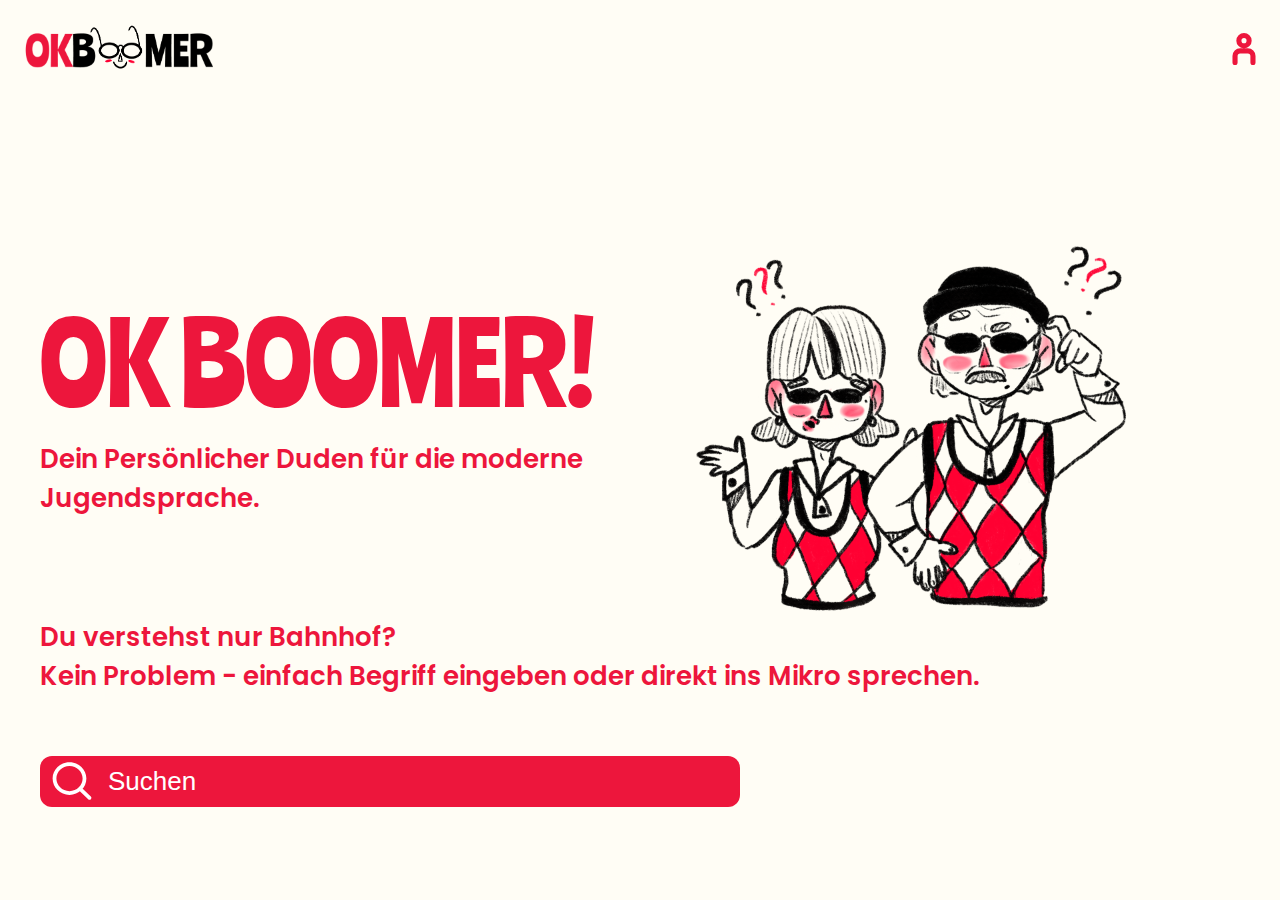
<file: index.html>
<html>

<head>
    <title>OkBoomer</title>
    <link rel="stylesheet" href="/styles/styles.css">
    <link rel="stylesheet" href="/styles/home.css">
    <link rel="preconnect" href="https://fonts.googleapis.com">
    <link rel="preconnect" href="https://fonts.gstatic.com" crossorigin>
    <link href="https://fonts.googleapis.com/css2?family=Ranchers&display=swap" rel="stylesheet">
    <link href="https://fonts.googleapis.com/css2?family=Poppins:wght@400;600&display=swap" rel="stylesheet">
</head>

<body>
    <div class="header">
        <a href="/">
            <img src="/images/logo.png" width="197" height="58">
        </a>
        <a href="/login.html">
            <img src="/images/account-icon.svg" width="32" height="32">
        </a>
    </div>
    <div class="container home">
        <h1 class="very-big-title">OK BOOMER!</h1>
        <div class="subtitle">Dein Persönlicher Duden für die moderne Jugendsprache.</div>
        <div class="homepage-illustration">
            <img src="/images/homepage.png" width="480" height="480">
        </div>
        <div class="subtitle2">Du verstehst nur Bahnhof? <br />
            Kein Problem - einfach Begriff eingeben oder direkt ins Mikro sprechen.</div>
        <div class="search-bar-container">
            <div class="search-bar">
                <img src="/images/Search.svg" width="40" height="40">
                <input type="search" id="search-input" placeholder="Suchen" autocomplete="off">
            </div>
        </div>
    </div>
</body>

</html>
</file>
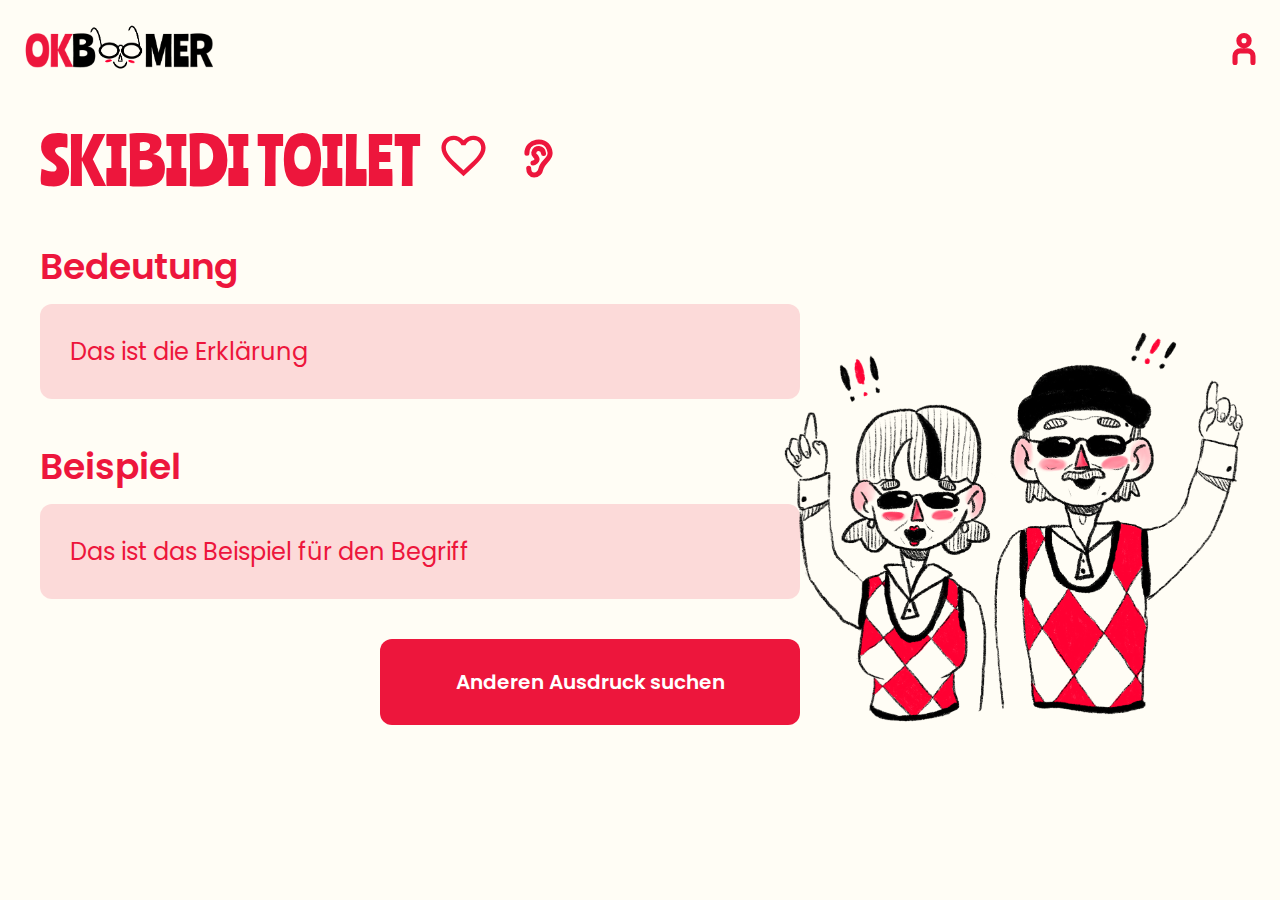
<file: begriff.html>
<html>

<head>
    <title>Begriff</title>
    <link rel="stylesheet" href="/styles/styles.css">
    <link rel="stylesheet" href="/styles/begriff.css">
    <link rel="preconnect" href="https://fonts.googleapis.com">
    <link rel="preconnect" href="https://fonts.gstatic.com" crossorigin>
    <link href="https://fonts.googleapis.com/css2?family=Ranchers&display=swap" rel="stylesheet">
    <link href="https://fonts.googleapis.com/css2?family=Poppins:wght@400;600&display=swap" rel="stylesheet">
</head>

<body>
    <div class="header">
        <a href="/">
            <img src="/images/logo.png" width="197" height="58">
        </a>
        <a href="/login.php">
            <img src="/images/account-icon.svg" width="32" height="32">
        </a>
    </div>
    <div class="container begriff-container">
        <div class="titel-container">
            <div class="big-title">Skibidi Toilet</div>
            <form method="POST" action="/begriff.php">
                <input type="hidden" name="id" value="<?php echo $phrase['id']; ?>">
                <button class="favorite-button" type="submit">
                    <img src="/images/Herzli.svg" width="53" height="53">
                </button>
            </form>
            <button class="audio-button" id="audioBtn" type="button" disabled>
                <img src="/images/ear.svg" width="53" height="53">
            </button>
        </div>
        <div class="title">Bedeutung</div>
        <div class="box">Das ist die Erklärung</div>
        <div class="title">Beispiel</div>
        <div class="box">Das ist das Beispiel für den Begriff</div>
        <img class="illustration" src="/images/begriff.png" width="491" height="491">
        <div class="gap-mit-button">
            <a href="/" class="button">Anderen Ausdruck suchen</a>
        </div>
    </div>
</body>

</html>
</file>
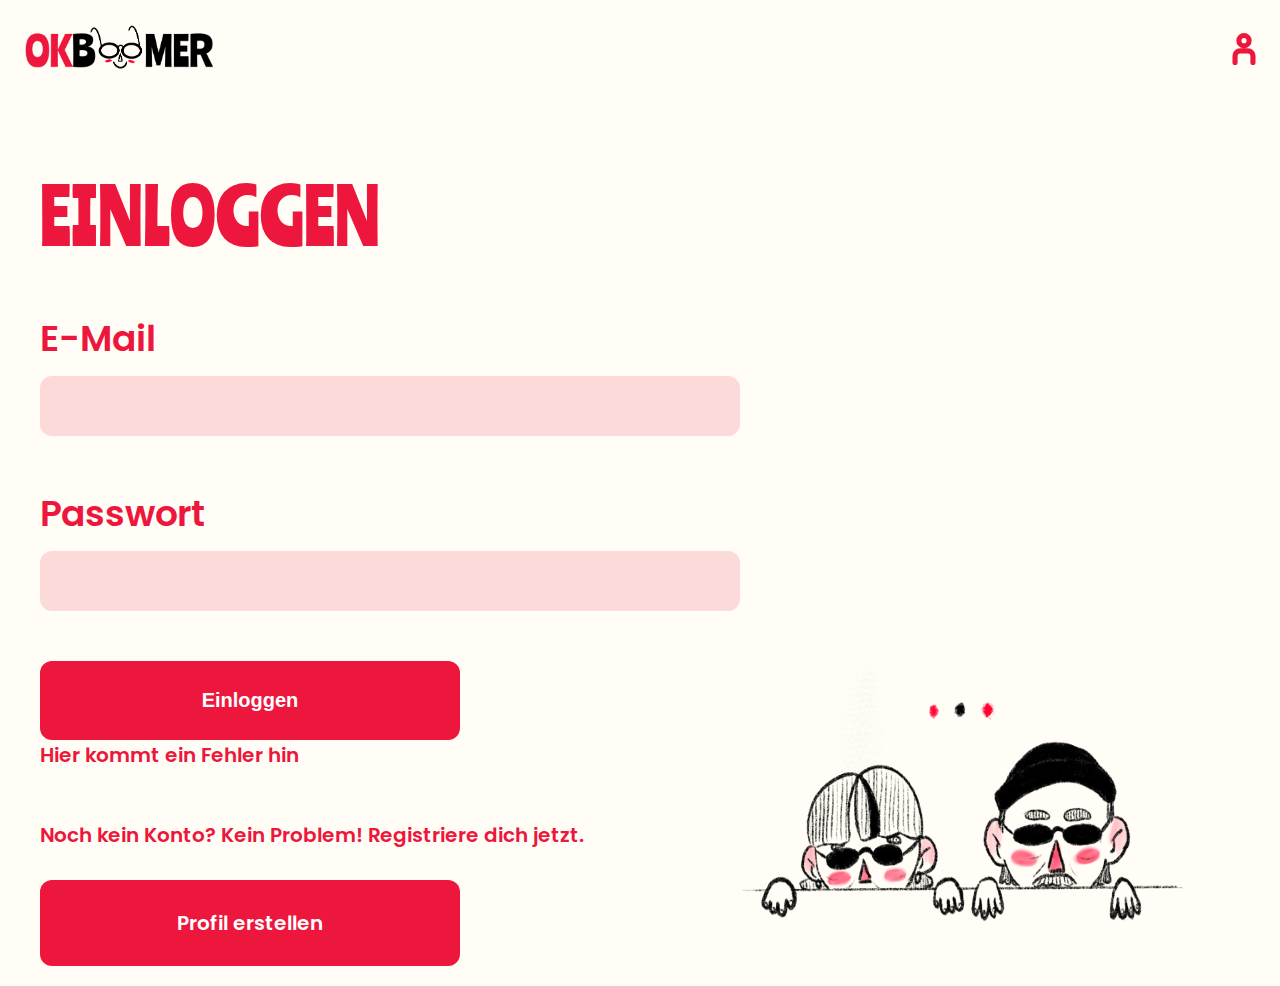
<file: login.html>
<html>

<head>
    <title>Begriff</title>
    <link rel="stylesheet" href="/styles/styles.css">
    <link rel="stylesheet" href="/styles/login.css">
    <link rel="preconnect" href="https://fonts.googleapis.com">
    <link rel="preconnect" href="https://fonts.gstatic.com" crossorigin>
    <link href="https://fonts.googleapis.com/css2?family=Ranchers&display=swap" rel="stylesheet">
    <link href="https://fonts.googleapis.com/css2?family=Poppins:wght@400;600&display=swap" rel="stylesheet">
</head>

<body>
    <div class="header">
        <a href="/">
            <img src="/images/logo.png" width="197" height="58">
        </a>
        <a href="/login.php">
            <img src="/images/account-icon.svg" width="32" height="32">
        </a>
    </div>
    <div class="container login-container">
        <h1 class="big-title">EINLOGGEN</h1>
        <form style="margin-bottom: 50px;">
            <div class="eingabefeld">
                <label for="email">E-Mail</label>
                <input type="email" name="email" required>
            </div>
            <div class="eingabefeld">
                <label for="password">Passwort</label>
                <input type="password" name="password" required>
            </div>
            <button class="button" type="submit">Einloggen</button>
            <div class="fehler">Hier kommt ein Fehler hin</div>
        </form>
        <div class="noch-kein-konto">Noch kein Konto? Kein Problem! Registriere dich jetzt.</div>
        <a class="button" href="/register.php">Profil erstellen</a>
        <img src="/images/eingloggen.png" height="566" width="566" class="login-illustration">
    </div>
</body>

</html>
</file>
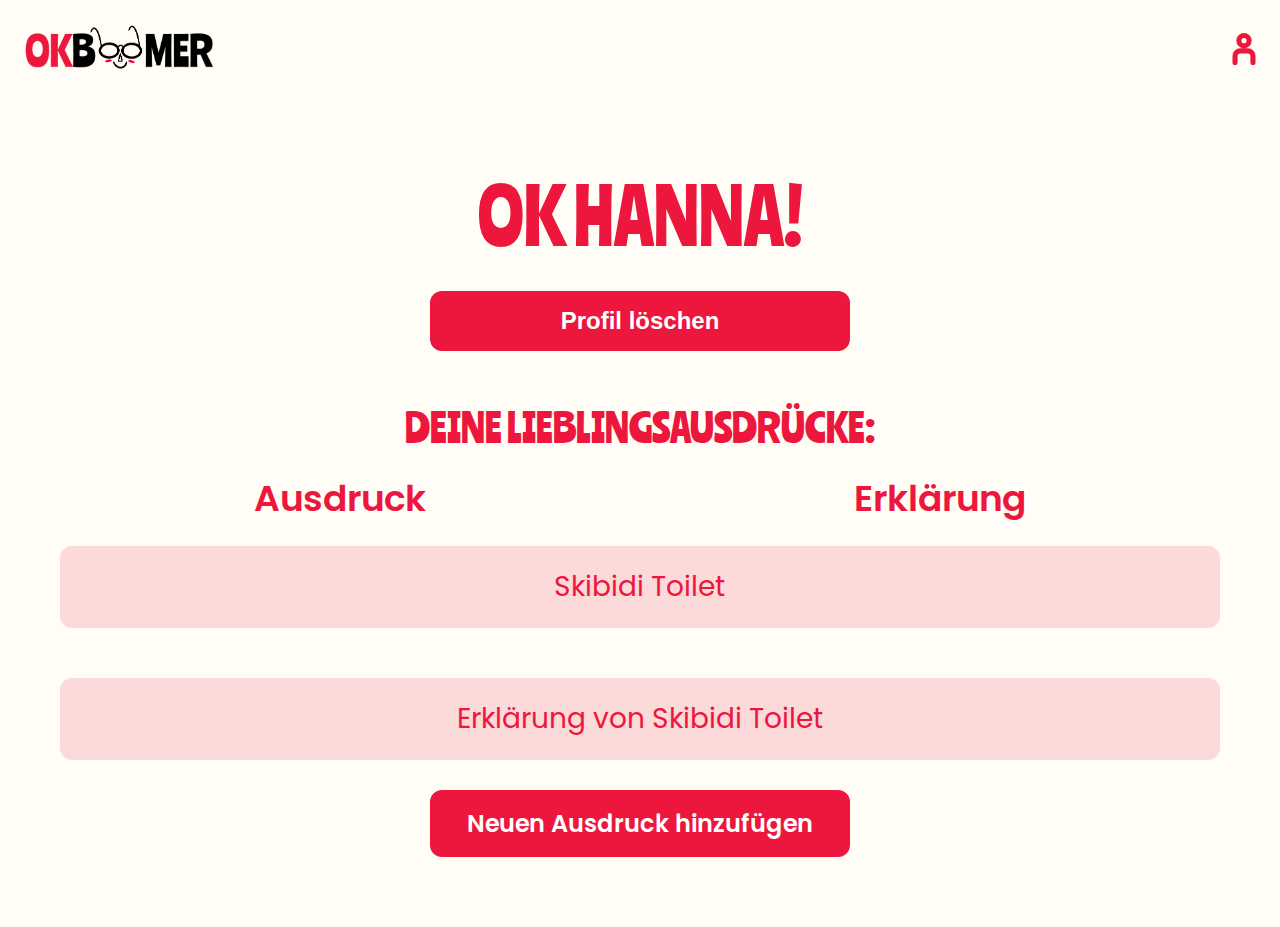
<file: profil.html>
<html>

<head>
    <title>Profil</title>
    <link rel="stylesheet" href="/styles/styles.css">
    <link rel="stylesheet" href="/styles/profil.css">
    <link rel="preconnect" href="https://fonts.googleapis.com">
    <link rel="preconnect" href="https://fonts.gstatic.com" crossorigin>
    <link href="https://fonts.googleapis.com/css2?family=Ranchers&display=swap" rel="stylesheet">
    <link href="https://fonts.googleapis.com/css2?family=Poppins:wght@400;600&display=swap" rel="stylesheet">
</head>

<body>
    <div class="header">
        <a href="/">
            <img src="/images/logo.png" width="197" height="58">
        </a>
        <a href="/login.php">
            <img src="/images/account-icon.svg" width="32" height="32">
        </a>
    </div>
    <div class="container">
        <h1 class="zentriert-title">OK Hanna!</h1>
        <div class="button-zentriert">
            <button class="button">Profil löschen</button>
        </div>
        <div class="favorite-title">Deine Lieblingsausdrücke:</div>
        <div>
            <div class="favorite-list-header">
                <div>Ausdruck</div>
                <div>Erklärung</div>
            </div>
            <div class="favorite">
                <div>
                    Skibidi Toilet
                </div>
                <div>
                   Erklärung von Skibidi Toilet
                </div>
            </div>
        </div>
        <div class="button-zentriert">
            <a href="/" class="button">Neuen Ausdruck hinzufügen</a>
        </div>
    </div>
</body>

</html>
</file>
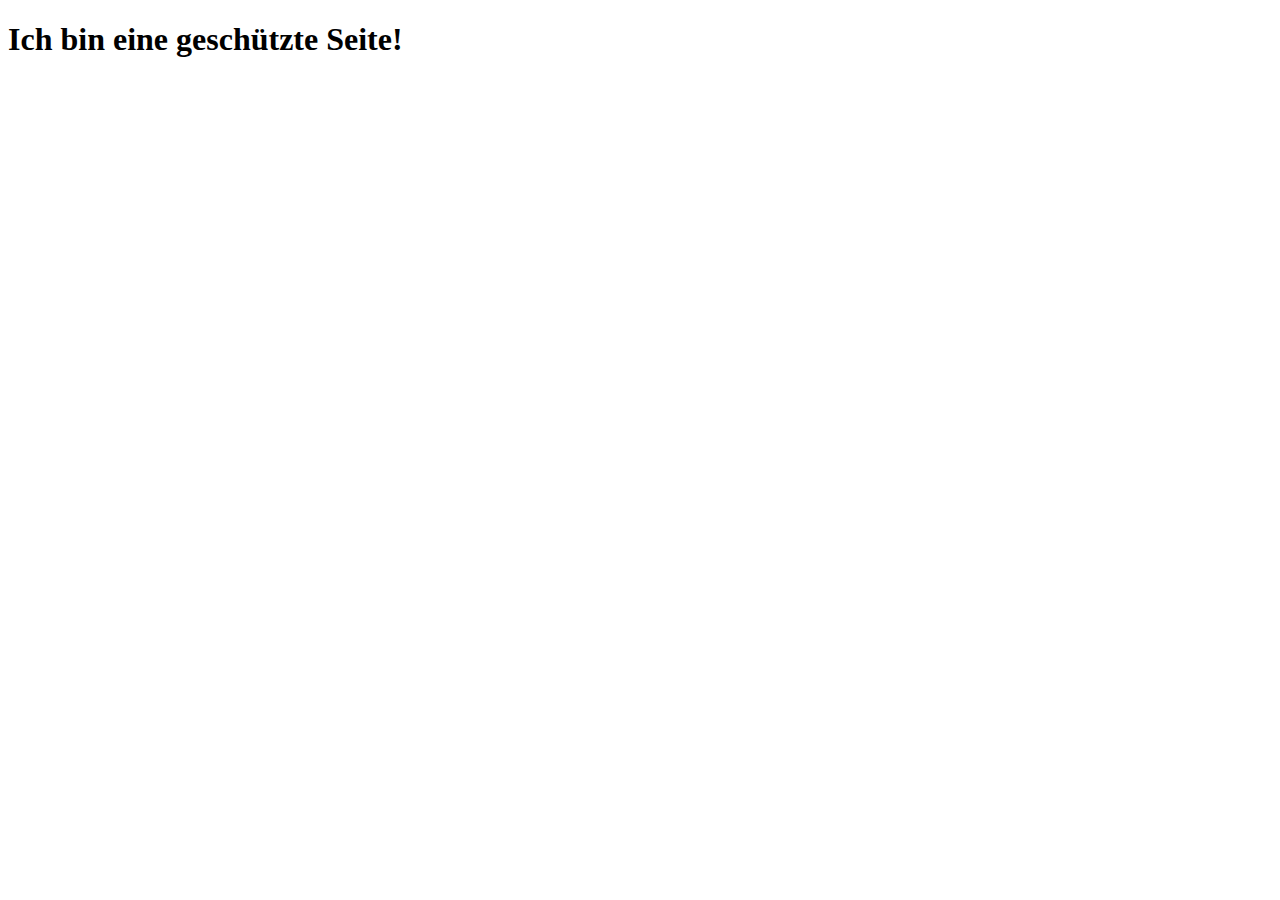
<file: protected.html>
<!DOCTYPE html>
<html lang="en">
  <head>
    <meta charset="UTF-8" />
    <meta name="viewport" content="width=device-width, initial-scale=1.0" />
    <title>Protected</title>
  </head>
  <body>
    <h1>Ich bin eine geschützte Seite!</h1>
   <script src="js/protected.js"></script>
  </body>
</html>
</file>
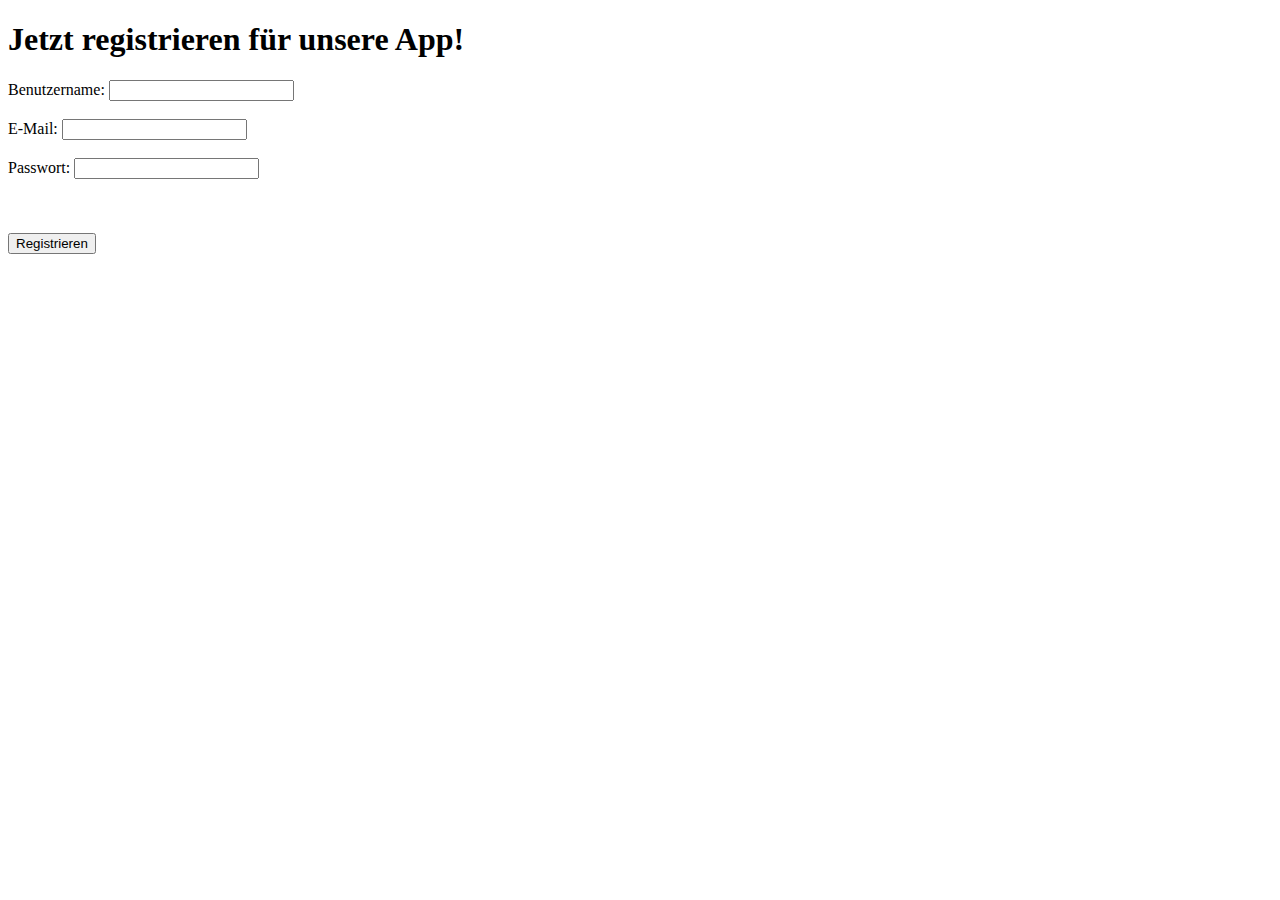
<file: register.html>
<!DOCTYPE html>
<html lang="en">
<head>
    <meta charset="UTF-8">
    <meta name="viewport" content="width=device-width, initial-scale=1.0">
    <title>Document</title>
</head>
<body>
    <body>
        <h1>Jetzt registrieren für unsere App!</h1>
        <form id="registerForm" action = "" > 
       <label for="username">Benutzername:</label>
        <input id="username" type="text" />
        <br>
        <br>
        <label for="email">E-Mail:</label>
        <input id="email" type="email" />
        <br>
        <br>
        <label for="password">Passwort:</label>
        <input id="password" type="password" />
        <br>   </br>
        <br>   </br>
        <button type="submit">Registrieren</button>

        </form>

        <script src="js/register.js"></script>
</body>
</html>
</file>
<file: styles/styles.css>
body {
    font-family: "Poppins", sans-serif;
    background-color: rgba(255, 253, 245, 1);
    margin: 0;
    padding: 0;
  }
  
  .container {
    max-width: 1200px;
    margin: 0 auto;
    padding: 20px;
  }
  
  .header {
    display: flex;
    justify-content: space-between;
    align-items: center;
    max-width: 1400px;
    margin: 0 auto;
    padding: 20px;
  }
  
  .button {
    background-color: rgba(237, 22, 60, 1);
    color: white;
    min-width: 420px;
    padding: 28px 40px;
    border: none;
    border-radius: 12px;
    font-size: 20px;
    font-weight: 600;
    transition: all 0.2s;
    display: inline-block;
    text-decoration: none;
    text-align: center;
    box-sizing: border-box;
  }
  
  .button:hover {
    background-color: rgb(205, 25, 58);
  }
</file>
<file: styles/home.css>
.home {
    position: relative;
    margin-top: 100px;
  }
  
  .very-big-title {
    font-size: 110px;
    font-family: "Ranchers";
    color: rgba(237, 22, 60, 1);
    margin-bottom: 10px;
    font-weight: 400;
  }
  
  .subtitle {
    font-size: 26px;
    font-weight: 600;
    color: rgba(237, 22, 60, 1);
    max-width: 600px;
    margin-bottom: 100px;
  }
  
  .subtitle2 {
    font-size: 26px;
    font-weight: 600;
    color: rgba(237, 22, 60, 1);
    margin-bottom: 60px;
  }
  
  .homepage-illustration {
    position: absolute;
    right: 100px;
    top: 0;
  }

  .homepage-illustration img {
    max-width: 100%;
    object-fit: contain;
  }

  .homepage-illustration img {
    max-width: 100%;
  }
  
  .search-bar-container {
    position: relative;
  }
  
  .search-bar {
    background-color: rgba(237, 22, 60, 1);
    display: inline-flex;
    position: relative;
    align-items: center;
    border-radius: 12px;
    max-width: 700px;
    width: 100%;
  }
  
  .search-bar input {
    border: none;
    font-size: 26px;
    color: white;
    width: 100%;
    padding: 10px 20px;
    background: none;
    padding-left: 68px;
  }
  
  .search-bar img {
    position: absolute;
    pointer-events: none;
    left: 12px;
  }
  
  .search-bar input::placeholder {
    color: white;
  }

  @media screen and (max-width: 1160px) {
    .home {
      margin-top: 0px;
    }

    .very-big-title {
      font-size: 72px;
    }

    .subtitle,
    .subtitle2 {
      font-size: 24px;
    }

    .subtitle {
      margin-bottom: 32px;
    }

    .search-bar {
      max-width: 100%;
    }

    .homepage-illustration {
      top: 480px;
    }
  }
</file>
<file: styles/begriff.css>
.titel-container {
    display: flex;
    align-items: center;
    margin-bottom: 40px;
  }
  
  .big-title {
    font-size: 64px;
    font-family: "Ranchers";
    color: rgba(237, 22, 60, 1);
    font-weight: 400;
    text-transform: uppercase;
  }
  
  .favorite-button {
    background-color: transparent;
    border: none;
    margin-top: 10px;
    margin-left: 10px;
  }
  
  .audio-button {
    background-color: transparent;
    border: none;
    margin-left: 10px;
  }
  
  .big-title button {
    background-color: transparent;
    border: none;
  }
  
  .title {
    font-size: 36px;
    font-weight: 600;
    color: rgba(237, 22, 60, 1);
    margin-bottom: 10px;
  }
  
  .box {
    border-radius: 12px;
    padding: 30px;
    background: rgba(237, 22, 60, 0.15);
    color: rgba(237, 22, 60, 1);
    width: 760px;
    font-size: 24px;
    margin-bottom: 40px;
    box-sizing: border-box;
  }
  
  .begriff-container {
    position: relative;
  }
  
  .illustration {
    position: absolute;
    right: 0;
    top: 200px;
  }
  
  .gap-mit-button {
    display: flex;
    justify-content: end;
    width: 760px;
  }
</file>
<file: styles/login.css>
.big-title {
  font-size: 75px;
  font-family: "Ranchers";
  color: rgba(237, 22, 60, 1);
  margin-bottom: 50px;
  font-weight: 400;
}

.eingabefeld {
  margin-bottom: 50px;
  width: 700px;
}

.eingabefeld label {
  font-size: 36px;
  font-weight: 600;
  color: rgba(237, 22, 60, 1);
  margin-bottom: 10px;
  display: block;
}

.eingabefeld input {
  background-color: rgba(237, 22, 60, 0.15);
  border: none;
  height: 60px;
  font-size: 26px;
  width: 100%;
  color: rgba(237, 22, 60, 1);
  padding: 10px 20px;
  border-radius: 12px;
}

.noch-kein-konto {
  font-size: 20px;
  color: rgba(237, 22, 60, 1);
  font-weight: 600;
  margin-bottom: 30px;
}

.login-container {
  position: relative;
}

.login-illustration {
  position: absolute;
  bottom: 0;
  right: 0;
}

.fehler {
  font-size: 20px;
  color: rgba(237, 22, 60, 1);
  font-weight: 600;
  margin-bottom: 30px;
}

@media (max-width: 1100px) {
  .login-illustration {
  display: none;
  }
  }

@media (max-width: 768px) {
  .big-title {
    font-size: 40px;
    text-align: center;
    margin-bottom: 30px;
  }

  .eingabefeld {
    width: 100%;
    margin-bottom: 30px;
    padding: 0 10px;
  }

  .eingabefeld label {
    font-size: 20px;
    margin-bottom: 5px;
  }

  .eingabefeld input {
    height: 50px;
    font-size: 18px;
    padding: 10px 15px;
  }

  .noch-kein-konto {
    font-size: 16px;
    text-align: center;
    padding: 0 10px;
  }

  .button {
    display: block;
    width: calc(100% - 20px);
    margin: 0 auto 20px;
    font-size: 18px;
    padding: 12px;
  }

  .login-container {
    display: flex;
    flex-direction: column;
    align-items: center;
    min-height: 100vh;
    padding: 20px 10px;
    box-sizing: border-box;

  }

  .login-illustration {
    display: block !important;
    position: absolute; 
    right: 0;
    bottom: 0;
    top: 500px;
    width: 100%;
    height: auto;
    z-index: -1;
  }

  .fehler {
    font-size: 16px;
    text-align: center;
    padding: 0 10px;
  }

}
</file>
<file: styles/profil.css>
.zentriert-title {
  text-align: center;
  font-size: 75px;
  font-family: "Ranchers";
  font-weight: 400;
  color: rgba(237, 22, 60, 1);
  text-transform: uppercase;
  margin-bottom: 30px;
}

.button-zentriert {
  display: flex;
  justify-content: center;
  margin-bottom: 50px;
 
}

.favorite-title {
  font-size: 40px;
  font-weight: 400;
  color: rgba(237, 22, 60, 1);
  margin-bottom: 20px;
  font-family: "Ranchers";
  text-transform: uppercase;
  text-align: center;
}

.favorite-list-header {
  display: flex;
  gap: 40px;
  margin-bottom: 20px;
  padding: 0 20px;
}

.favorite-list-header div {
  flex: 1;
  font-weight: 600;
  color: rgba(237, 22, 60, 1);
  font-size: 36px;
  text-align: center;
}

.favorite {
  display: flex;
  margin-bottom: 20px;
  gap: 40px;
  cursor: pointer;
  padding: 0 20px;
  flex-wrap: wrap;
}

.favorite div {
  flex: 1 1 100%;
  background-color: rgba(237, 22, 60, 0.15);
  border-radius: 12px;
  padding: 20px;
  font-size: 28px;
  color: rgba(237, 22, 60, 1);
  display: flex;
  align-items: center;
  justify-content: center;
  text-align: center;
  margin-bottom: 10px;
}

.button {
  font-size: 24px;
  padding: 16px 32px;
  border: none;
  border-radius: 12px;
  background-color: rgba(237, 22, 60, 1);
  color: white;
  cursor: pointer;
  transition: all 0.3s ease;
  display: inline-block;
  text-align: center;
  text-decoration: none;
}

@media (max-width: 768px) {
  .zentriert-title {
    font-size: 40px;
    padding: 0 10px;
  }

  .button {
  font-size: 18px;
  padding: 12px 24px;
  max-width: 80%;
  width: 100%;
  
}


.favorite-title {
  font-size: 28px;
  padding: 0 10px;
}

.favorite-list-header {
  flex-direction: column;
  gap: 10px;
  align-items: center;
}

.favorite-list-header div {
  font-size: 24px;
}

.favorite {
  flex-direction: column;
  gap: 10px;
}

.favorite div {
  font-size: 20px;
}

.button-zentriert {
  display: flex;
  justify-content: center;
  align-items: center;
  flex-direction: column;
  margin-bottom: 50px;
}

.button-zentriert .button {
  width: 100%;
  max-width: 300px;
  box-sizing: border-box;
}

.button-zentriert .button {
  width: 100%;
  max-width: 300px;
}
}
</file>
